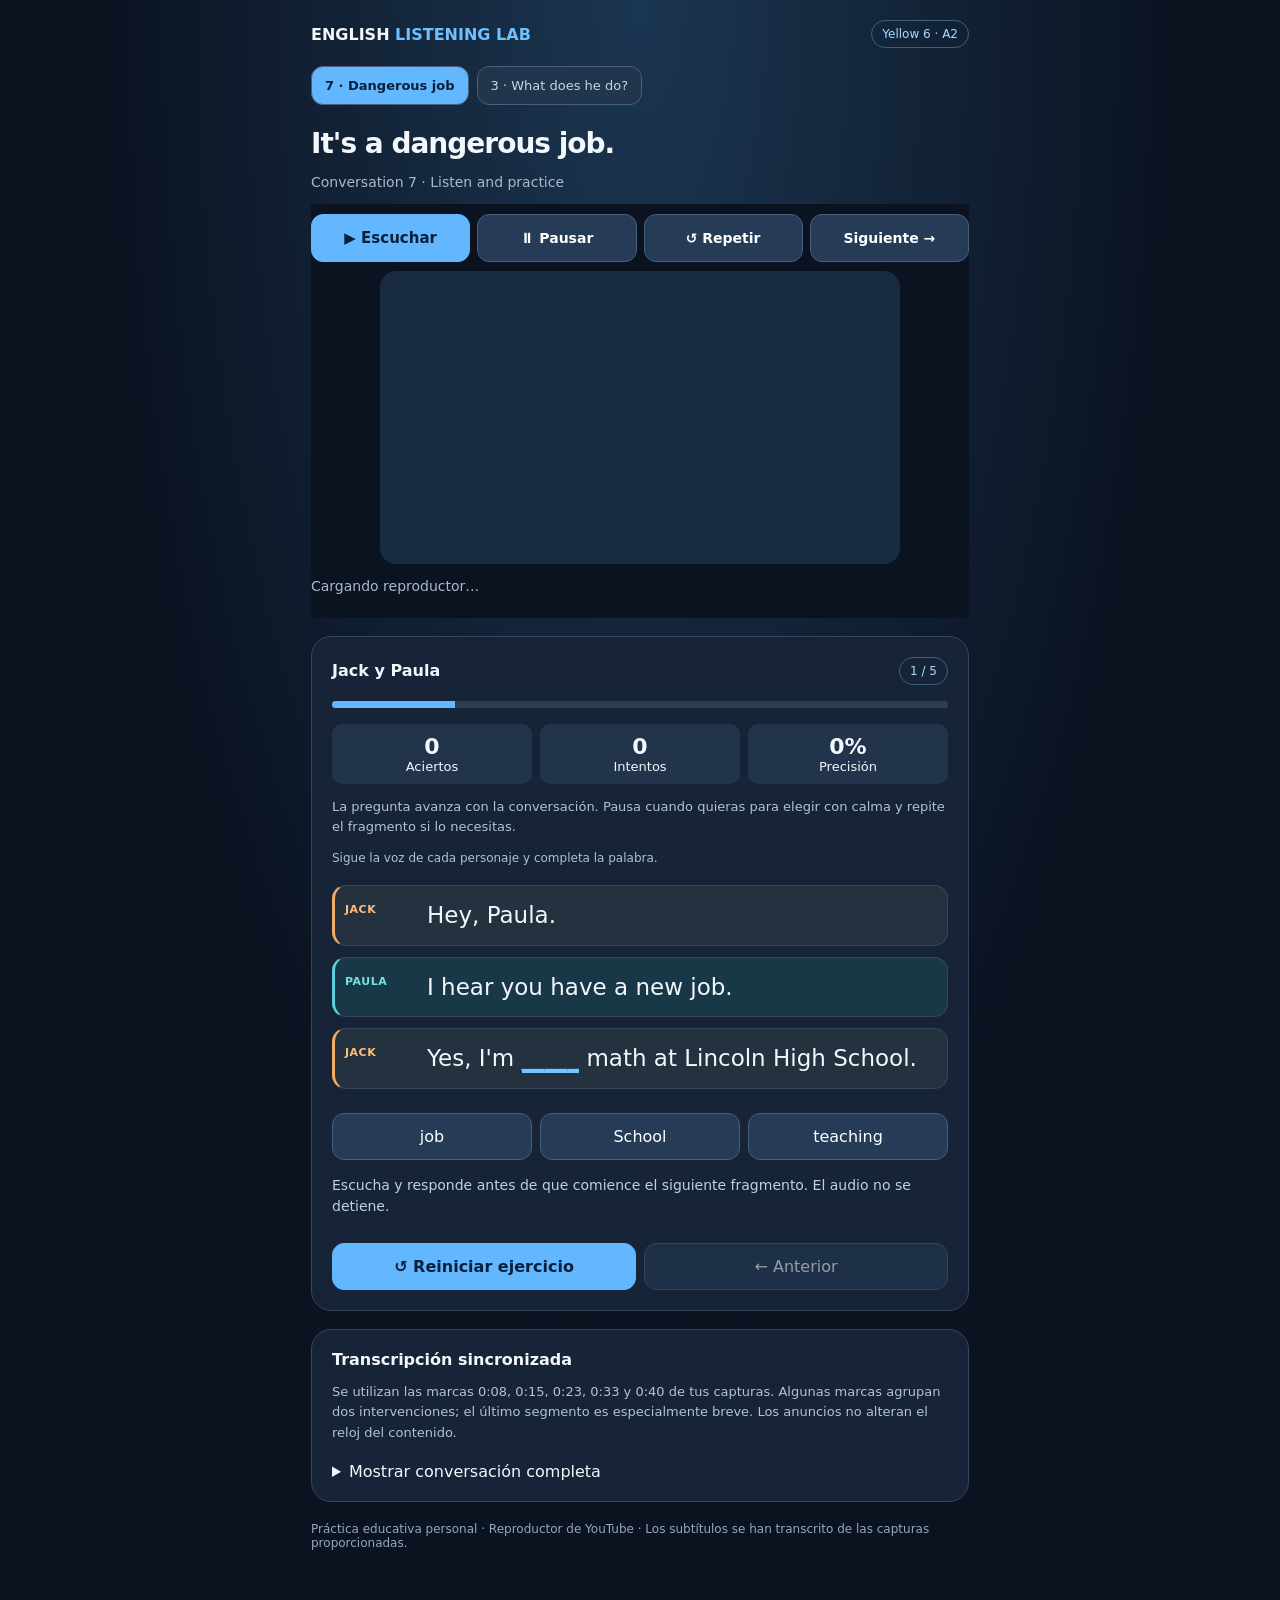
<file: conversations/dangerous-job/index.html>
<!doctype html><html lang="es"><head><meta charset="utf-8"><meta name="viewport" content="width=device-width,initial-scale=1"><title>It's a dangerous job · Listening Lab</title><style>
:root{font-family:system-ui,-apple-system,sans-serif;color:#f3f7fc;background:#0b1220}*{box-sizing:border-box}body{margin:0;background:radial-gradient(ellipse at top,#1b3651,#0b1220 60%)}main{max-width:690px;margin:auto;padding:20px 16px 70px}header{display:flex;justify-content:space-between;align-items:center}h1{font-size:28px;letter-spacing:-1px;margin:22px 0 4px}.muted{color:#a7b9cc;font-size:14px}.tag{font-size:12px;color:#a8dcff;border:1px solid #38617c;padding:6px 10px;border-radius:30px}.video{position:sticky;top:0;background:#0b1220;z-index:4;padding:10px 0}.transport{display:grid;grid-template-columns:repeat(4,minmax(0,1fr));gap:7px;margin:0 0 9px}.transport button{min-height:48px;padding:9px 5px;font-size:14px;font-weight:700}.transport .primary{font-size:15px}.frame{aspect-ratio:16/9;max-width:520px;margin:0 auto;border-radius:16px;overflow:hidden;background:#192b41}.frame>div{height:100%;width:100%}.card{background:#172337;border:1px solid #33455d;border-radius:20px;padding:20px;margin-top:18px}.row{display:flex;align-items:center;justify-content:space-between;gap:12px}.progress{background:#2c3e54;height:7px;border-radius:8px;margin:16px 0;overflow:hidden}.fill{height:100%;background:#63b7ff;transition:width .25s}.phrase{font-size:clamp(22px,5vw,30px);line-height:1.5;min-height:130px;margin:24px 0}.blank{color:#75c5ff;border-bottom:2px solid #75c5ff}.choices{display:grid;grid-template-columns:repeat(3,minmax(0,1fr));gap:8px}button{border:1px solid #46607b;border-radius:12px;background:#253b56;color:white;padding:13px 8px;font:inherit;cursor:pointer;overflow-wrap:anywhere}button:disabled{opacity:.55}.correct{background:#17684c;border-color:#5de0a6}.wrong{background:#752b3b;border-color:#e17b8d}.primary{background:#63b7ff;color:#09203b;font-weight:700;border-color:#63b7ff}.buttons{display:flex;flex-wrap:wrap;gap:8px;margin-top:14px}.buttons button{flex:1}.feedback{min-height:54px;color:#b9d3e8;margin-top:15px;font-size:14px;line-height:1.5}.stats{display:flex;gap:8px}.stats span{flex:1;text-align:center;background:#22344c;border-radius:10px;padding:10px;font-size:13px}.stats b{display:block;font-size:22px}small{color:#a8bdd1}.note{font-size:13px;color:#b1c3d6;line-height:1.6}details{margin-top:18px}summary{cursor:pointer}#transcript{line-height:1.9;white-space:pre-wrap;font-size:14px}footer{color:#94a9bd;font-size:12px;margin-top:20px}a{color:#9cd1ff}.lesson-tabs{display:flex;gap:8px;margin:18px 0 8px;overflow-x:auto}.lesson-tabs a{white-space:nowrap;padding:11px 13px;border:1px solid #48607b;border-radius:12px;text-decoration:none;color:#c3d6e9;background:#21354c;font-size:13px}.lesson-tabs a[aria-current="page"]{background:#63b7ff;color:#09203b;font-weight:750}.dialogue{display:flex;flex-direction:column;gap:11px;margin:20px 0 24px;min-height:160px}.turn{display:grid;grid-template-columns:72px minmax(0,1fr);gap:10px;align-items:start;padding:12px 10px;border-radius:14px;background:#202f46;border:1px solid #34465d}.turn[data-voice="a"]{background:#24313f;border-left:3px solid #f5ad62}.turn[data-voice="b"]{background:#193847;border-left:3px solid #5ad1dc}.who{font-size:11px;letter-spacing:.5px;font-weight:800;text-transform:uppercase;padding-top:5px;overflow-wrap:anywhere}.turn[data-voice="a"] .who{color:#ffbe76}.turn[data-voice="b"] .who{color:#75e0e6}.said{font-size:clamp(17px,4.4vw,23px);line-height:1.5;overflow-wrap:anywhere}.turn .blank{font-weight:800;white-space:nowrap}.turn.is-speaking{outline:1px solid #71bfff}.dialogue-help{color:#a9c3da;font-size:12px;margin:2px 0 12px}@media(max-width:400px){.turn{grid-template-columns:62px minmax(0,1fr);gap:7px;padding:10px 8px}.who{font-size:10px}}</style></head><body><main><header><b>ENGLISH <span style="color:#70c1ff">LISTENING LAB</span></b><span class="tag">Yellow 6 · A2</span></header><nav class="lesson-tabs" aria-label="Conversaciones"><a aria-current="page" href="../dangerous-job/">7 · Dangerous job</a><a href="../what-does-he-do/">3 · What does he do?</a></nav><h1>It's a dangerous job.</h1><p class="muted">Conversation 7 · Listen and practice</p><div class="video"><div class="transport" aria-label="Controles del audio"><button class="primary" id="playClip" type="button">▶ Escuchar</button><button id="pauseClip" type="button">⏸ Pausar</button><button id="repeatClip" type="button">↺ Repetir</button><button id="nextClip" type="button">Siguiente →</button></div><div class="frame"><div id="player"></div></div><p id="status" class="muted">Cargando reproductor…</p></div><section class="card"><div class="row"><b id="speaker">Jack y Paula</b><span class="tag" id="count">1 / 5</span></div><div class="progress"><div id="fill" class="fill"></div></div><div class="stats"><span><b id="score">0</b>Aciertos</span><span><b id="tries">0</b>Intentos</span><span><b id="accuracy">0%</b>Precisión</span></div><p class="note">La pregunta avanza con la conversación. Pausa cuando quieras para elegir con calma y repite el fragmento si lo necesitas.</p><div class="dialogue-help">Sigue la voz de cada personaje y completa la palabra.</div><div class="dialogue" id="phrase" aria-live="polite"></div><div class="choices" id="choices"></div><div id="feedback" class="feedback" aria-live="polite"></div><div class="buttons"><button class="primary" id="start">↺ Reiniciar ejercicio</button><button id="prev">← Anterior</button></div></section><section class="card"><b>Transcripción sincronizada</b><p class="note">Se utilizan las marcas 0:08, 0:15, 0:23, 0:33 y 0:40 de tus capturas. Algunas marcas agrupan dos intervenciones; el último segmento es especialmente breve. Los anuncios no alteran el reloj del contenido.</p><details><summary>Mostrar conversación completa</summary><div id="transcript"></div></details></section><footer>Práctica educativa personal · Reproductor de YouTube · Los subtítulos se han transcrito de las capturas proporcionadas.</footer></main><script>
const data=[{"start":8,"end":15,"speaker":"Jack y Paula","text":"Hey, Paula. I hear you have a new job. Yes, I'm teaching math at Lincoln High School."},{"start":15,"end":23,"speaker":"Jack y Paula","text":"How do you like it? It's difficult, but the students are terrific. How are things with you?"},{"start":23,"end":33,"speaker":"Jack y Paula","text":"Not bad. Guess what! I'm a firefighter now. Really? Wow! How do you like it? It's a"},{"start":33,"end":40,"speaker":"Jack y Paula","text":"dangerous job, but it's really interesting. I love it! OK, but please be"},{"start":40,"end":42,"speaker":"Paula","text":"careful!"}];const $=id=>document.getElementById(id);
let i=0,score=0,tries=0,ready=false,player=null,playing=false,answered=false,clock=null,atEnd=false,task=null,transition=false,run=0,positionedIndex=-1,userPaused=false;let history={};
try{const p=JSON.parse(localStorage.getItem("dangerous-job-progress")||"{}");i=Math.min(data.length-1,Math.max(0,p.i||0));score=p.score||0;tries=p.tries||0;history=p.history||{}}catch{}
function save(){try{localStorage.setItem("dangerous-job-progress",JSON.stringify({i,score,tries,history}))}catch{}}
const vocabulary=["new","job","teaching","math","Lincoln","School","hear","Paula","like","difficult","students","terrific","things","bad","Guess","firefighter","Really","Wow","dangerous","interesting","love","please","careful","now","have","you","with","what"];
function makeTask(){const d=data[i],tokens=[...d.text.matchAll(/[A-Za-z]+(?:'[A-Za-z]+)?/g)].filter(m=>m[0].length>=3);const previous=history[i]||"";const candidates=tokens.filter(m=>m[0].toLowerCase()!==previous.toLowerCase());const pool=candidates.length?candidates:tokens;const chosen=pool[Math.floor(Math.random()*pool.length)];const word=chosen[0];history[i]=word;const options=[word];const distractors=vocabulary.filter(w=>w.toLowerCase()!==word.toLowerCase());for(let j=distractors.length-1;j>0;j--){const k=Math.floor(Math.random()*(j+1));[distractors[j],distractors[k]]=[distractors[k],distractors[j]]}options.push(...distractors.slice(0,2));options.sort(()=>Math.random()-.5);return {word,index:chosen.index,options}}
const turnVoices=[["Jack","Paula"],["Jack","Paula","Paula"],["Jack","Jack","Jack","Paula","Paula","Paula","Jack"],["Jack","Jack","Jack","Paula"],["Paula"]];
function renderDialogue(d,missing){const host=$("phrase");host.replaceChildren();const pieces=d.text.split(/(?<=[.!?])\s+(?=[A-Z])/g);let cursor=0;pieces.forEach((piece,k)=>{const start=d.text.indexOf(piece,cursor);cursor=start+piece.length;const who=(turnVoices[i]||[])[k]||((k%2)?"Paula":"Jack");const row=document.createElement("div");row.className="turn";row.dataset.voice=("Jack"===who)?"a":"b";const label=document.createElement("span");label.className="who";label.textContent=who;const words=document.createElement("span");words.className="said";const end=start+piece.length;if(missing&&task.index>=start&&task.index<end){const at=task.index-start;words.append(document.createTextNode(piece.slice(0,at)));const blank=document.createElement("span");blank.className="blank";blank.textContent="_____";words.append(blank,document.createTextNode(piece.slice(at+task.word.length)))}else{words.textContent=piece}row.append(label,words);host.append(row)})}
function render(){answered=false;atEnd=false;transition=false;task=makeTask();const d=data[i];$("speaker").textContent=d.speaker;$("count").textContent=(i+1)+" / "+data.length;$("fill").style.width=((i+1)/data.length*100)+"%";renderDialogue(d,true);$("choices").replaceChildren();task.options.forEach(w=>{const btn=document.createElement("button");btn.textContent=w;btn.onclick=()=>answer(w,btn);$("choices").append(btn)});$("feedback").textContent="Escucha y responde antes de que comience el siguiente fragmento. El audio no se detiene.";$("prev").disabled=i===0;$("nextClip").disabled=i===data.length-1;stats();save()}
function stats(){$("score").textContent=score;$("tries").textContent=tries;$("accuracy").textContent=tries?Math.round(score/tries*100)+"%":"0%"}
function stop(){playing=false;run++;if(ready){try{player.pauseVideo()}catch{}}}
function play(){if(!ready){$("feedback").textContent="Espera a que cargue el video y pulsa Escuchar.";return}run++;const d=data[i];atEnd=false;transition=false;try{if(userPaused){player.playVideo();userPaused=false}else if(positionedIndex!==i){player.seekTo(d.start,true);positionedIndex=i;player.playVideo()}else{player.playVideo()}playing=true;$("status").textContent="Escuchando · fragmento "+(i+1)+" de "+data.length}catch{}}function repeatClip(){if(!ready)return;userPaused=false;positionedIndex=-1;play()}function pauseClip(){if(!ready)return;try{player.pauseVideo();playing=false;userPaused=true;$("status").textContent="Pausado · elige una respuesta o repite el fragmento"}catch{}}
function syncToTime(t){if(t<data[0].start)return;let target=data.findIndex((d,k)=>t>=d.start&&t<(k+1<data.length?data[k+1].start:d.end));if(target<0){if(t>=data[data.length-1].end){playing=false;$("status").textContent="Conversación terminada · vuelve a escuchar para practicar";return}return}if(target!==i){i=target;render()}$("status").textContent="Sincronizado · "+Math.floor(t)+"s · fragmento "+(i+1)+"/"+data.length}
function boundary(){if(!playing)return;playing=false;$("status").textContent="Conversación terminada";$("feedback").textContent="¡Terminaste! Pulsa Repetir para practicar nuevas palabras."}
function answer(w,btn){if(answered)return;tries++;if(w.toLowerCase()===task.word.toLowerCase()){score++;answered=true;btn.classList.add("correct");renderDialogue(data[i],false);document.querySelectorAll("#choices button").forEach(x=>x.disabled=true);$("feedback").textContent="¡Correcto! Sigue escuchando: el texto cambiará con el video.";}else{btn.classList.add("wrong");btn.disabled=true;$("feedback").textContent=playing?"Prueba otra opción. El audio continúa.":"Intenta otra opción o repite el fragmento."}stats();save()}
$("playClip").onclick=play;$("pauseClip").onclick=pauseClip;$("repeatClip").onclick=repeatClip;$("start").onclick=()=>{if(!confirm("¿Reiniciar desde cero y borrar la puntuación?"))return;i=0;score=0;tries=0;history={};playing=false;userPaused=false;positionedIndex=-1;render();try{localStorage.removeItem("dangerous-job-progress")}catch{};save();play()};$("prev").onclick=()=>{if(i>0){i--;render();positionedIndex=-1;userPaused=false;play()}};$("nextClip").onclick=()=>{if(i<data.length-1){i++;render();positionedIndex=-1;userPaused=false;play()}else{$("feedback").textContent="Llegaste al final de la conversación."}};$("transcript").textContent=data.map(d=>"["+Math.floor(d.start/60)+":"+String(d.start%60).padStart(2,"0")+"] "+d.text).join("\n\n");
window.onYouTubeIframeAPIReady=()=>{player=new YT.Player("player",{videoId:"RkUWkWBHnjI",playerVars:{playsinline:1,rel:0,controls:0,disablekb:1},events:{onReady:()=>{ready=true;$("status").textContent="Video listo · pulsa escuchar";clock=setInterval(()=>{if(!ready)return;try{const state=player.getPlayerState();if(state===1){playing=true;syncToTime(player.getCurrentTime())}else if(state===0){boundary()}}catch{}},100)},onError:()=>{$("status").textContent="YouTube no permite reproducir este video aquí."}}})};const s=document.createElement("script");s.src="https://www.youtube.com/iframe_api";document.head.append(s);render();</script></body></html>
</file>
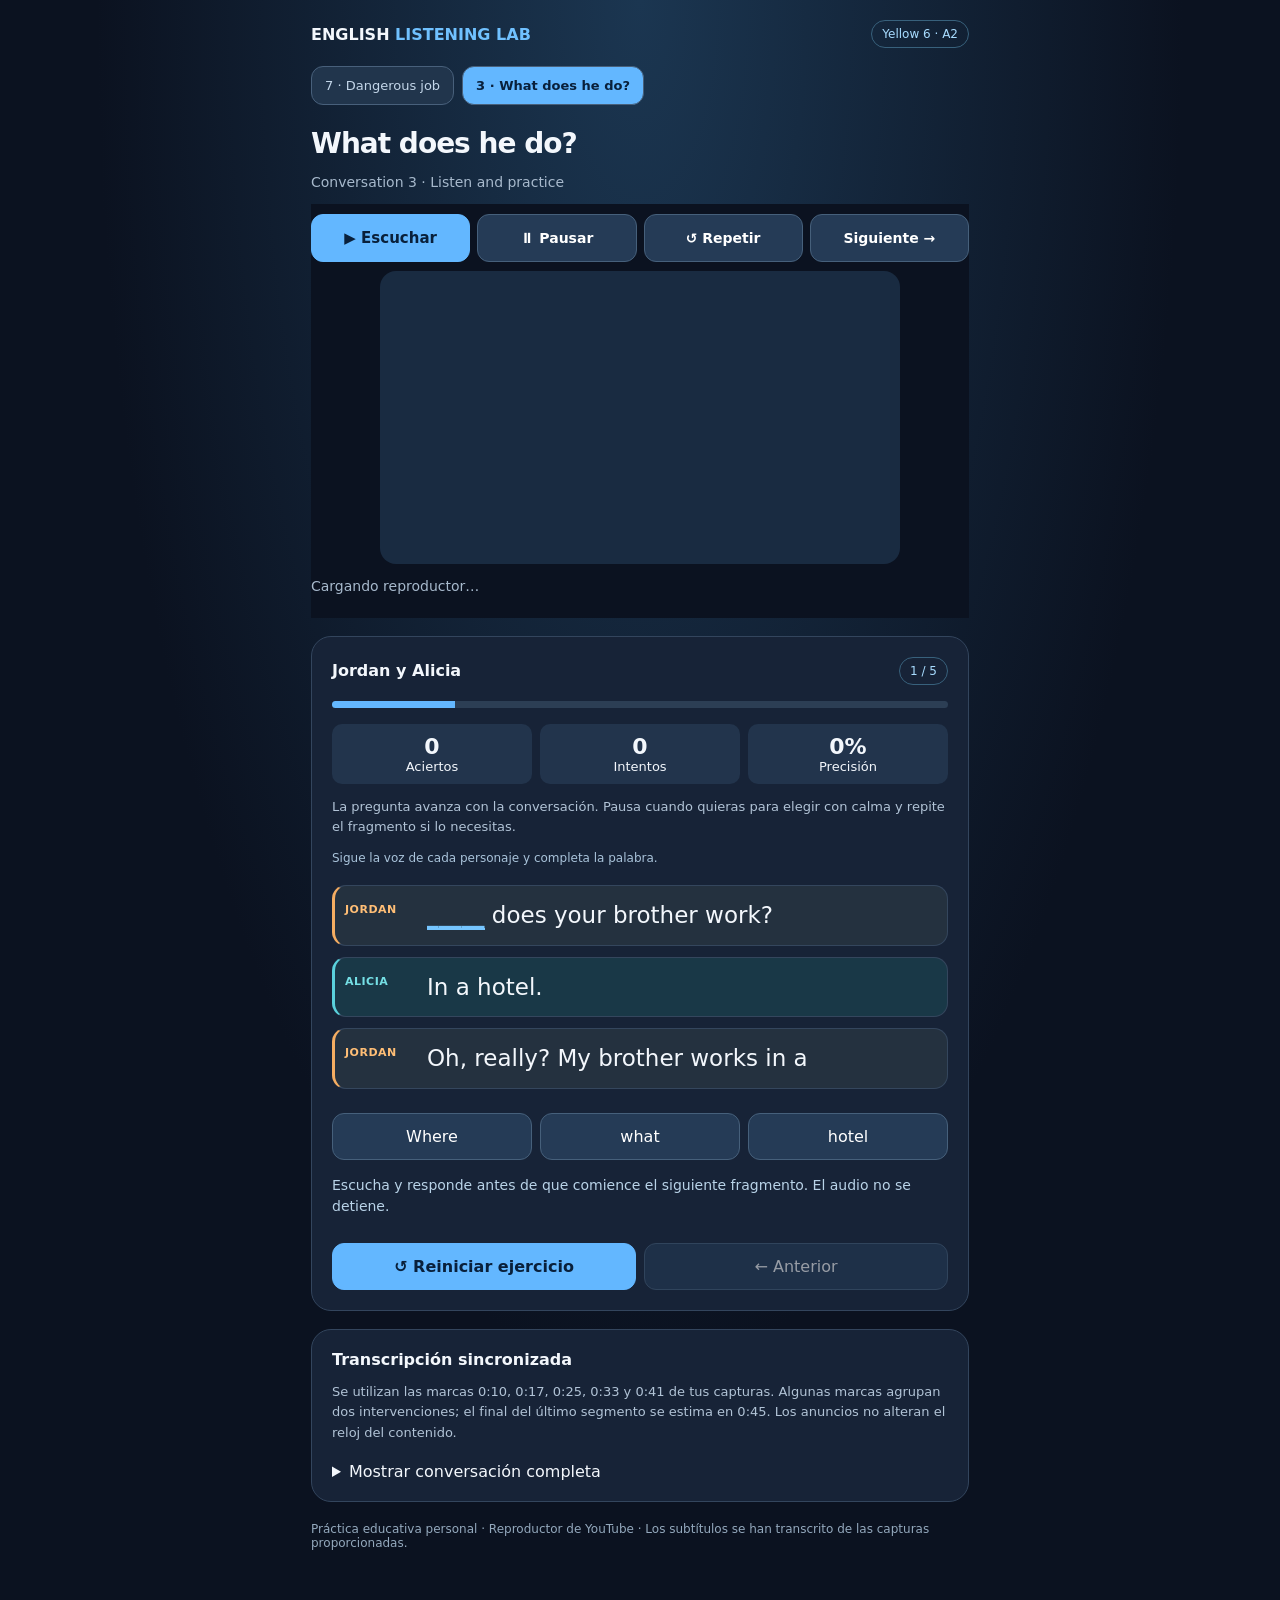
<file: conversations/what-does-he-do/index.html>
<!doctype html><html lang="es"><head><meta charset="utf-8"><meta name="viewport" content="width=device-width,initial-scale=1"><title>It's a dangerous job · Listening Lab</title><style>
:root{font-family:system-ui,-apple-system,sans-serif;color:#f3f7fc;background:#0b1220}*{box-sizing:border-box}body{margin:0;background:radial-gradient(ellipse at top,#1b3651,#0b1220 60%)}main{max-width:690px;margin:auto;padding:20px 16px 70px}header{display:flex;justify-content:space-between;align-items:center}h1{font-size:28px;letter-spacing:-1px;margin:22px 0 4px}.muted{color:#a7b9cc;font-size:14px}.tag{font-size:12px;color:#a8dcff;border:1px solid #38617c;padding:6px 10px;border-radius:30px}.video{position:sticky;top:0;background:#0b1220;z-index:4;padding:10px 0}.transport{display:grid;grid-template-columns:repeat(4,minmax(0,1fr));gap:7px;margin:0 0 9px}.transport button{min-height:48px;padding:9px 5px;font-size:14px;font-weight:700}.transport .primary{font-size:15px}.frame{aspect-ratio:16/9;max-width:520px;margin:0 auto;border-radius:16px;overflow:hidden;background:#192b41}.frame>div{height:100%;width:100%}.card{background:#172337;border:1px solid #33455d;border-radius:20px;padding:20px;margin-top:18px}.row{display:flex;align-items:center;justify-content:space-between;gap:12px}.progress{background:#2c3e54;height:7px;border-radius:8px;margin:16px 0;overflow:hidden}.fill{height:100%;background:#63b7ff;transition:width .25s}.phrase{font-size:clamp(22px,5vw,30px);line-height:1.5;min-height:130px;margin:24px 0}.blank{color:#75c5ff;border-bottom:2px solid #75c5ff}.choices{display:grid;grid-template-columns:repeat(3,minmax(0,1fr));gap:8px}button{border:1px solid #46607b;border-radius:12px;background:#253b56;color:white;padding:13px 8px;font:inherit;cursor:pointer;overflow-wrap:anywhere}button:disabled{opacity:.55}.correct{background:#17684c;border-color:#5de0a6}.wrong{background:#752b3b;border-color:#e17b8d}.primary{background:#63b7ff;color:#09203b;font-weight:700;border-color:#63b7ff}.buttons{display:flex;flex-wrap:wrap;gap:8px;margin-top:14px}.buttons button{flex:1}.feedback{min-height:54px;color:#b9d3e8;margin-top:15px;font-size:14px;line-height:1.5}.stats{display:flex;gap:8px}.stats span{flex:1;text-align:center;background:#22344c;border-radius:10px;padding:10px;font-size:13px}.stats b{display:block;font-size:22px}small{color:#a8bdd1}.note{font-size:13px;color:#b1c3d6;line-height:1.6}details{margin-top:18px}summary{cursor:pointer}#transcript{line-height:1.9;white-space:pre-wrap;font-size:14px}footer{color:#94a9bd;font-size:12px;margin-top:20px}a{color:#9cd1ff}.lesson-tabs{display:flex;gap:8px;margin:18px 0 8px;overflow-x:auto}.lesson-tabs a{white-space:nowrap;padding:11px 13px;border:1px solid #48607b;border-radius:12px;text-decoration:none;color:#c3d6e9;background:#21354c;font-size:13px}.lesson-tabs a[aria-current="page"]{background:#63b7ff;color:#09203b;font-weight:750}.dialogue{display:flex;flex-direction:column;gap:11px;margin:20px 0 24px;min-height:160px}.turn{display:grid;grid-template-columns:72px minmax(0,1fr);gap:10px;align-items:start;padding:12px 10px;border-radius:14px;background:#202f46;border:1px solid #34465d}.turn[data-voice="a"]{background:#24313f;border-left:3px solid #f5ad62}.turn[data-voice="b"]{background:#193847;border-left:3px solid #5ad1dc}.who{font-size:11px;letter-spacing:.5px;font-weight:800;text-transform:uppercase;padding-top:5px;overflow-wrap:anywhere}.turn[data-voice="a"] .who{color:#ffbe76}.turn[data-voice="b"] .who{color:#75e0e6}.said{font-size:clamp(17px,4.4vw,23px);line-height:1.5;overflow-wrap:anywhere}.turn .blank{font-weight:800;white-space:nowrap}.turn.is-speaking{outline:1px solid #71bfff}.dialogue-help{color:#a9c3da;font-size:12px;margin:2px 0 12px}@media(max-width:400px){.turn{grid-template-columns:62px minmax(0,1fr);gap:7px;padding:10px 8px}.who{font-size:10px}}</style></head><body><main><header><b>ENGLISH <span style="color:#70c1ff">LISTENING LAB</span></b><span class="tag">Yellow 6 · A2</span></header><nav class="lesson-tabs" aria-label="Conversaciones"><a href="../dangerous-job/">7 · Dangerous job</a><a aria-current="page" href="../what-does-he-do/">3 · What does he do?</a></nav><h1>What does he do?</h1><p class="muted">Conversation 3 · Listen and practice</p><div class="video"><div class="transport" aria-label="Controles del audio"><button class="primary" id="playClip" type="button">▶ Escuchar</button><button id="pauseClip" type="button">⏸ Pausar</button><button id="repeatClip" type="button">↺ Repetir</button><button id="nextClip" type="button">Siguiente →</button></div><div class="frame"><div id="player"></div></div><p id="status" class="muted">Cargando reproductor…</p></div><section class="card"><div class="row"><b id="speaker">Jack y Paula</b><span class="tag" id="count">1 / 5</span></div><div class="progress"><div id="fill" class="fill"></div></div><div class="stats"><span><b id="score">0</b>Aciertos</span><span><b id="tries">0</b>Intentos</span><span><b id="accuracy">0%</b>Precisión</span></div><p class="note">La pregunta avanza con la conversación. Pausa cuando quieras para elegir con calma y repite el fragmento si lo necesitas.</p><div class="dialogue-help">Sigue la voz de cada personaje y completa la palabra.</div><div class="dialogue" id="phrase" aria-live="polite"></div><div class="choices" id="choices"></div><div id="feedback" class="feedback" aria-live="polite"></div><div class="buttons"><button class="primary" id="start">↺ Reiniciar ejercicio</button><button id="prev">← Anterior</button></div></section><section class="card"><b>Transcripción sincronizada</b><p class="note">Se utilizan las marcas 0:10, 0:17, 0:25, 0:33 y 0:41 de tus capturas. Algunas marcas agrupan dos intervenciones; el final del último segmento se estima en 0:45. Los anuncios no alteran el reloj del contenido.</p><details><summary>Mostrar conversación completa</summary><div id="transcript"></div></details></section><footer>Práctica educativa personal · Reproductor de YouTube · Los subtítulos se han transcrito de las capturas proporcionadas.</footer></main><script>
const data=[{"start":10,"end":17,"speaker":"Jordan y Alicia","text":"Where does your brother work? In a hotel. Oh, really? My brother works in a"},{"start":17,"end":25,"speaker":"Jordan y Alicia","text":"hotel, too. He's an accountant. How does he like it? He hates it. He doesn't like the"},{"start":25,"end":33,"speaker":"Jordan y Alicia","text":"manager. That's too bad. What hotel does he work for? The Plaza. That's"},{"start":33,"end":41,"speaker":"Alicia y Jordan","text":"funny. My brother works there, too. Oh, that's interesting. What does he do?"},{"start":41,"end":45,"speaker":"Alicia","text":"Actually, he's the manager!"}];const $=id=>document.getElementById(id);
let i=0,score=0,tries=0,ready=false,player=null,playing=false,answered=false,clock=null,atEnd=false,task=null,transition=false,run=0,positionedIndex=-1,userPaused=false;let history={};
try{const p=JSON.parse(localStorage.getItem("what-does-he-do-progress")||"{}");i=Math.min(data.length-1,Math.max(0,p.i||0));score=p.score||0;tries=p.tries||0;history=p.history||{}}catch{}
function save(){try{localStorage.setItem("what-does-he-do-progress",JSON.stringify({i,score,tries,history}))}catch{}}
const vocabulary=["brother","work","hotel","really","works","accountant","like","hates","manager","Plaza","funny","interesting","Actually","there","does","what","where","too","he","she","office","teacher","student","company","job","your","my","bad","good"];
function makeTask(){const d=data[i],tokens=[...d.text.matchAll(/[A-Za-z]+(?:'[A-Za-z]+)?/g)].filter(m=>m[0].length>=3);const previous=history[i]||"";const candidates=tokens.filter(m=>m[0].toLowerCase()!==previous.toLowerCase());const pool=candidates.length?candidates:tokens;const chosen=pool[Math.floor(Math.random()*pool.length)];const word=chosen[0];history[i]=word;const options=[word];const distractors=vocabulary.filter(w=>w.toLowerCase()!==word.toLowerCase());for(let j=distractors.length-1;j>0;j--){const k=Math.floor(Math.random()*(j+1));[distractors[j],distractors[k]]=[distractors[k],distractors[j]]}options.push(...distractors.slice(0,2));options.sort(()=>Math.random()-.5);return {word,index:chosen.index,options}}
const dialogueTurns=[[["Jordan","Where does your brother work?"],["Alicia","In a hotel."],["Jordan","Oh, really? My brother works in a"]],[["Jordan","hotel, too. He's an accountant."],["Alicia","How does he like it?"],["Jordan","He hates it. He doesn't like the"]],[["Jordan","manager."],["Alicia","That's too bad. What hotel does he work for?"],["Jordan","The Plaza."],["Alicia","That's"]],[["Alicia","funny. My brother works there, too."],["Jordan","Oh, that's interesting. What does he do?"]],[["Alicia","Actually, he's the manager!"]]];
function renderDialogue(d,missing){const host=$("phrase");host.replaceChildren();let offset=0;for(const [who,piece] of dialogueTurns[i]){const start=d.text.indexOf(piece,offset);if(start<0)continue;offset=start+piece.length;const row=document.createElement("div");row.className="turn";row.dataset.voice=who==="Jordan"?"a":"b";const label=document.createElement("span");label.className="who";label.textContent=who;const words=document.createElement("span");words.className="said";if(missing&&task.index>=start&&task.index<offset){const at=task.index-start;words.append(document.createTextNode(piece.slice(0,at)));const blank=document.createElement("span");blank.className="blank";blank.textContent="_____";words.append(blank,document.createTextNode(piece.slice(at+task.word.length)))}else words.textContent=piece;row.append(label,words);host.append(row)}}
function render(){answered=false;atEnd=false;transition=false;task=makeTask();const d=data[i];$("speaker").textContent=d.speaker;$("count").textContent=(i+1)+" / "+data.length;$("fill").style.width=((i+1)/data.length*100)+"%";renderDialogue(d,true);$("choices").replaceChildren();task.options.forEach(w=>{const btn=document.createElement("button");btn.textContent=w;btn.onclick=()=>answer(w,btn);$("choices").append(btn)});$("feedback").textContent="Escucha y responde antes de que comience el siguiente fragmento. El audio no se detiene.";$("prev").disabled=i===0;$("nextClip").disabled=i===data.length-1;stats();save()}
function stats(){$("score").textContent=score;$("tries").textContent=tries;$("accuracy").textContent=tries?Math.round(score/tries*100)+"%":"0%"}
function stop(){playing=false;run++;if(ready){try{player.pauseVideo()}catch{}}}
function play(){if(!ready){$("feedback").textContent="Espera a que cargue el video y pulsa Escuchar.";return}run++;const d=data[i];atEnd=false;transition=false;try{if(userPaused){player.playVideo();userPaused=false}else if(positionedIndex!==i){player.seekTo(d.start,true);positionedIndex=i;player.playVideo()}else{player.playVideo()}playing=true;$("status").textContent="Escuchando · fragmento "+(i+1)+" de "+data.length}catch{}}function repeatClip(){if(!ready)return;userPaused=false;positionedIndex=-1;play()}function pauseClip(){if(!ready)return;try{player.pauseVideo();playing=false;userPaused=true;$("status").textContent="Pausado · elige una respuesta o repite el fragmento"}catch{}}
function syncToTime(t){if(t<data[0].start)return;let target=data.findIndex((d,k)=>t>=d.start&&t<(k+1<data.length?data[k+1].start:d.end));if(target<0){if(t>=data[data.length-1].end){playing=false;$("status").textContent="Conversación terminada · vuelve a escuchar para practicar";return}return}if(target!==i){i=target;render()}$("status").textContent="Sincronizado · "+Math.floor(t)+"s · fragmento "+(i+1)+"/"+data.length}
function boundary(){if(!playing)return;playing=false;$("status").textContent="Conversación terminada";$("feedback").textContent="¡Terminaste! Pulsa Repetir para practicar nuevas palabras."}
function answer(w,btn){if(answered)return;tries++;if(w.toLowerCase()===task.word.toLowerCase()){score++;answered=true;btn.classList.add("correct");renderDialogue(data[i],false);document.querySelectorAll("#choices button").forEach(x=>x.disabled=true);$("feedback").textContent="¡Correcto! Sigue escuchando: el texto cambiará con el video.";}else{btn.classList.add("wrong");btn.disabled=true;$("feedback").textContent=playing?"Prueba otra opción. El audio continúa.":"Intenta otra opción o repite el fragmento."}stats();save()}
$("playClip").onclick=play;$("pauseClip").onclick=pauseClip;$("repeatClip").onclick=repeatClip;$("start").onclick=()=>{if(!confirm("¿Reiniciar desde cero y borrar la puntuación?"))return;i=0;score=0;tries=0;history={};playing=false;userPaused=false;positionedIndex=-1;render();try{localStorage.removeItem("what-does-he-do-progress")}catch{};save();play()};$("prev").onclick=()=>{if(i>0){i--;render();positionedIndex=-1;userPaused=false;play()}};$("nextClip").onclick=()=>{if(i<data.length-1){i++;render();positionedIndex=-1;userPaused=false;play()}else{$("feedback").textContent="Llegaste al final de la conversación."}};$("transcript").textContent=data.map(d=>"["+Math.floor(d.start/60)+":"+String(d.start%60).padStart(2,"0")+"] "+d.text).join("\n\n");
window.onYouTubeIframeAPIReady=()=>{player=new YT.Player("player",{videoId:"ilpbFDaINSE",playerVars:{playsinline:1,rel:0,controls:0,disablekb:1},events:{onReady:()=>{ready=true;$("status").textContent="Video listo · pulsa escuchar";clock=setInterval(()=>{if(!ready)return;try{const state=player.getPlayerState();if(state===1){playing=true;syncToTime(player.getCurrentTime())}else if(state===0){boundary()}}catch{}},100)},onError:()=>{$("status").textContent="YouTube no permite reproducir este video aquí."}}})};const s=document.createElement("script");s.src="https://www.youtube.com/iframe_api";document.head.append(s);render();</script></body></html>
</file>
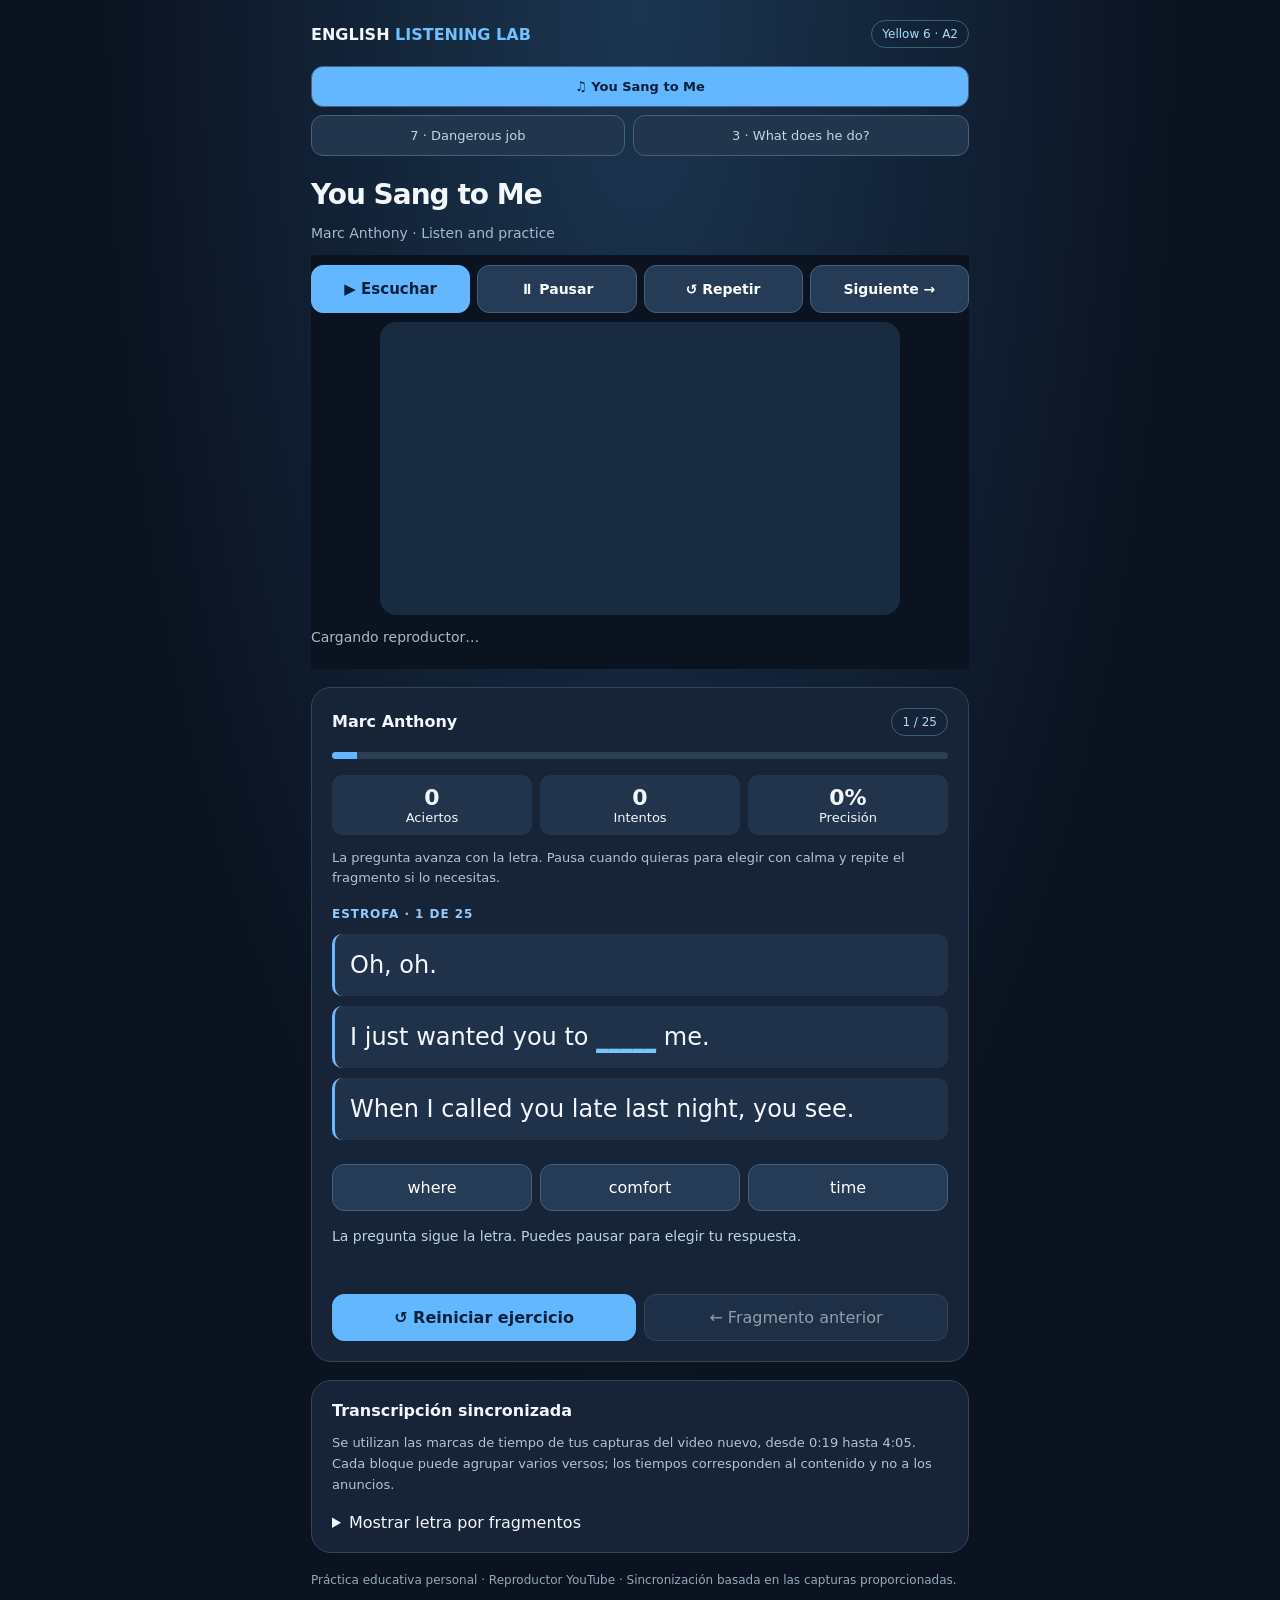
<file: songs/you-sang-to-me-synced/index.html>
<!doctype html><html lang="es"><head><meta charset="utf-8"><meta name="viewport" content="width=device-width,initial-scale=1"><title>English Listening Lab · Canción y conversaciones</title><style>
:root{font-family:system-ui,-apple-system,sans-serif;color:#f3f7fc;background:#0b1220}*{box-sizing:border-box}body{margin:0;background:radial-gradient(ellipse at top,#1b3651,#0b1220 60%)}main{max-width:690px;margin:auto;padding:20px 16px 70px}header{display:flex;justify-content:space-between;align-items:center}h1{font-size:28px;letter-spacing:-1px;margin:22px 0 4px}.muted{color:#a7b9cc;font-size:14px}.tag{font-size:12px;color:#a8dcff;border:1px solid #38617c;padding:6px 10px;border-radius:30px}.video{position:sticky;top:0;background:#0b1220;z-index:4;padding:10px 0}.transport{display:grid;grid-template-columns:repeat(4,minmax(0,1fr));gap:7px;margin:0 0 9px}.transport button{min-height:48px;padding:9px 5px;font-size:14px;font-weight:700}.transport .primary{font-size:15px}.frame{aspect-ratio:16/9;max-width:520px;margin:0 auto;border-radius:16px;overflow:hidden;background:#192b41}.frame>div{height:100%;width:100%}.card{background:#172337;border:1px solid #33455d;border-radius:20px;padding:20px;margin-top:18px}.row{display:flex;align-items:center;justify-content:space-between;gap:12px}.progress{background:#2c3e54;height:7px;border-radius:8px;margin:16px 0;overflow:hidden}.fill{height:100%;background:#63b7ff;transition:width .25s}.phrase{font-size:clamp(22px,5vw,30px);line-height:1.5;min-height:130px;margin:24px 0}.blank{color:#75c5ff;border-bottom:2px solid #75c5ff}.choices{display:grid;grid-template-columns:repeat(3,minmax(0,1fr));gap:8px}button{border:1px solid #46607b;border-radius:12px;background:#253b56;color:white;padding:13px 8px;font:inherit;cursor:pointer;overflow-wrap:anywhere}button:disabled{opacity:.55}.correct{background:#17684c;border-color:#5de0a6}.wrong{background:#752b3b;border-color:#e17b8d}.primary{background:#63b7ff;color:#09203b;font-weight:700;border-color:#63b7ff}.buttons{display:flex;flex-wrap:wrap;gap:8px;margin-top:14px}.buttons button{flex:1}.feedback{min-height:54px;color:#b9d3e8;margin-top:15px;font-size:14px;line-height:1.5}.stats{display:flex;gap:8px}.stats span{flex:1;text-align:center;background:#22344c;border-radius:10px;padding:10px;font-size:13px}.stats b{display:block;font-size:22px}small{color:#a8bdd1}.note{font-size:13px;color:#b1c3d6;line-height:1.6}details{margin-top:18px}summary{cursor:pointer}#transcript{line-height:1.9;white-space:pre-wrap;font-size:14px}footer{color:#94a9bd;font-size:12px;margin-top:20px}a{color:#9cd1ff}.lesson-tabs{display:flex;gap:8px;margin:18px 0 8px;overflow-x:auto}.lesson-tabs a{white-space:nowrap;padding:11px 13px;border:1px solid #48607b;border-radius:12px;text-decoration:none;color:#c3d6e9;background:#21354c;font-size:13px}.lesson-tabs a[aria-current="page"]{background:#63b7ff;color:#09203b;font-weight:750}.module-panel{display:none}.module-panel.active{display:block}.module-iframe{width:100%;height:78vh;min-height:650px;border:0;border-radius:16px;background:#0b1220}.lesson-tabs a{cursor:pointer}.lesson-tabs a[aria-selected="true"]{background:#63b7ff;color:#09203b;font-weight:750}.lesson-tabs{flex-wrap:wrap;overflow:visible;gap:8px}.lesson-tabs a{flex:1 1 auto;text-align:center;white-space:normal;font-size:13px;padding:12px 10px}.lesson-tabs a[data-tab="song"]{flex-basis:100%}@media(max-width:420px){.lesson-tabs a:not([data-tab="song"]){flex-basis:calc(50% - 5px);font-size:12px}}.stanza{display:flex;flex-direction:column;gap:10px;margin:18px 0 24px;min-height:145px}.verse{border-left:3px solid #69baff;background:#203249;border-radius:10px;padding:13px 15px;font-size:clamp(18px,4.5vw,24px);line-height:1.5;overflow-wrap:anywhere}.verse .blank{font-weight:800;white-space:nowrap}.stanza-label{color:#94caff;font-size:12px;font-weight:700;letter-spacing:.08em;text-transform:uppercase;margin-bottom:3px}</style></head><body><main><header><b>ENGLISH <span style="color:#70c1ff">LISTENING LAB</span></b><span class="tag">Yellow 6 · A2</span></header><nav class="lesson-tabs" aria-label="Actividades"><a aria-current="page" aria-selected="true" data-tab="song" href="../../songs/you-sang-to-me-synced/">♫ You Sang to Me</a><a href="../../conversations/dangerous-job/" data-tab="dangerous">7 · Dangerous job</a><a href="../../conversations/what-does-he-do/" data-tab="what">3 · What does he do?</a></nav><div id="conversation-panel" class="module-panel"><iframe id="conversation-frame" class="module-iframe" title="Práctica de conversación" allow="autoplay; encrypted-media; picture-in-picture" loading="lazy"></iframe></div><div id="song-panel" class="module-panel active"><h1>You Sang to Me</h1><p class="muted">Marc Anthony · Listen and practice</p><div class="video"><div class="transport" aria-label="Controles del fragmento"><button class="primary" id="playClip" type="button">▶ Escuchar</button><button id="pauseClip" type="button">⏸ Pausar</button><button id="repeatClip" type="button">↺ Repetir</button><button id="nextClip" type="button">Siguiente →</button></div><div class="frame"><div id="player"></div></div><p id="status" class="muted">Cargando reproductor…</p></div><section class="card"><div class="row"><b id="speaker">Marc Anthony</b><span class="tag" id="count">1 / 5</span></div><div class="progress"><div id="fill" class="fill"></div></div><div class="stats"><span><b id="score">0</b>Aciertos</span><span><b id="tries">0</b>Intentos</span><span><b id="accuracy">0%</b>Precisión</span></div><p class="note">La pregunta avanza con la letra. Pausa cuando quieras para elegir con calma y repite el fragmento si lo necesitas.</p><div class="stanza" id="phrase"></div><div class="choices" id="choices"></div><div id="feedback" class="feedback" aria-live="polite"></div><div class="buttons"><button class="primary" id="start">↺ Reiniciar ejercicio</button><button id="prev">← Fragmento anterior</button></div></section><section class="card"><b>Transcripción sincronizada</b><p class="note">Se utilizan las marcas de tiempo de tus capturas del video nuevo, desde 0:19 hasta 4:05. Cada bloque puede agrupar varios versos; los tiempos corresponden al contenido y no a los anuncios.</p><details><summary>Mostrar letra por fragmentos</summary><div id="transcript"></div></details></section><footer>Práctica educativa personal · Reproductor YouTube · Sincronización basada en las capturas proporcionadas.</footer></div></main><script>
const tabs=[...document.querySelectorAll(".lesson-tabs [data-tab]")];const songPanel=document.getElementById("song-panel"),conversationPanel=document.getElementById("conversation-panel"),conversationFrame=document.getElementById("conversation-frame");tabs.forEach(tab=>tab.addEventListener("click",e=>{e.preventDefault();const isSong=tab.dataset.tab==="song";tabs.forEach(t=>{t.removeAttribute("aria-current");t.setAttribute("aria-selected",String(t===tab))});tab.setAttribute("aria-current","page");songPanel.classList.toggle("active",isSong);conversationPanel.classList.toggle("active",!isSong);if(!isSong){const target=tab.getAttribute("href");if(conversationFrame.getAttribute("src")!==target)conversationFrame.setAttribute("src",target);try{if(window.player&&typeof player.pauseVideo==="function")player.pauseVideo()}catch{}}else{conversationFrame.removeAttribute("src")}}));
const data=[{"start":19,"end":28,"speaker":"Marc Anthony","text":"Oh, oh. I just wanted you to comfort me. When I called you late last night, you see."},{"start":28,"end":37,"speaker":"Marc Anthony","text":"I was falling into love. Yes, I was crashing into love. Of all the words you sang to me."},{"start":37,"end":46,"speaker":"Marc Anthony","text":"About life, the truth and being free. Yeah, you sang to me. Oh, how you sang to me."},{"start":46,"end":53,"speaker":"Marc Anthony","text":"Girl, I live for how you make me feel. So I question all this being real. 'Cause I'm not afraid to love."},{"start":53,"end":63,"speaker":"Marc Anthony","text":"For the first time, I'm not afraid of love. Oh, this day seems made for you and me. And you showed me what life needs to be."},{"start":63,"end":69,"speaker":"Marc Anthony","text":"Yeah, you sang to me. Oh, you sang to me."},{"start":69,"end":80,"speaker":"Marc Anthony","text":"All the while you were in front of me, I never realized. I just can't believe I didn't see it in your eyes."},{"start":80,"end":89,"speaker":"Marc Anthony","text":"I didn't see it. I can't believe it. Oh, but I feel it."},{"start":89,"end":98,"speaker":"Marc Anthony","text":"When you sing to me. How I long to hear you sing beneath the clear blue skies."},{"start":98,"end":106,"speaker":"Marc Anthony","text":"And I promise you this time I'll see it in your eyes. I didn't see it."},{"start":106,"end":115,"speaker":"Marc Anthony","text":"I can't believe it. Oh, but I feel it. When you sing to me."},{"start":115,"end":123,"speaker":"Marc Anthony","text":"Just to think you live inside of me. I had no idea how this could be. Now I'm crazy for your love."},{"start":123,"end":129,"speaker":"Marc Anthony","text":"Can't believe I'm crazy for your love. The words you said just sang to me."},{"start":129,"end":138,"speaker":"Marc Anthony","text":"And you showed me where I want to be. You sang to me. Oh, you sang to me."},{"start":138,"end":149,"speaker":"Marc Anthony","text":"All the while you were in front of me, I never realized. I just can't believe I didn't see it in your eyes."},{"start":149,"end":158,"speaker":"Marc Anthony","text":"I didn't see it. I can't believe it. Oh, but I feel it."},{"start":158,"end":167,"speaker":"Marc Anthony","text":"When you sing to me. How I long to hear you sing beneath the clear blue skies."},{"start":167,"end":175,"speaker":"Marc Anthony","text":"And I promise you this time I'll see it in your eyes. I didn't see it."},{"start":175,"end":197,"speaker":"Marc Anthony","text":"I can't believe it. Oh, but I feel it. When you sing to me."},{"start":197,"end":208,"speaker":"Marc Anthony","text":"Instrumental and vocalizing."},{"start":208,"end":218,"speaker":"Marc Anthony","text":"All the while you were in front of me, I never realized. I just can't believe I didn't see it in your eyes."},{"start":218,"end":227,"speaker":"Marc Anthony","text":"I didn't see it. I can't believe it. Oh, but I feel it."},{"start":227,"end":236,"speaker":"Marc Anthony","text":"When you sing to me. How I long to hear you sing beneath the clear blue skies."},{"start":236,"end":245,"speaker":"Marc Anthony","text":"And I promise you this time I'll see it in your eyes. I didn't see it."},{"start":245,"end":254,"speaker":"Marc Anthony","text":"I can't believe it. Oh, but I feel it."}];const $=id=>document.getElementById(id);
let i=0,score=0,tries=0,ready=false,player=null,playing=false,answered=false,clock=null,atEnd=false,task=null,transition=false,run=0,positionedIndex=-1,userPaused=false;let history={};
try{const p=JSON.parse(localStorage.getItem("you-sang-synced-progress")||"{}");i=Math.min(data.length-1,Math.max(0,p.i||0));score=p.score||0;tries=p.tries||0;history=p.history||{}}catch{}
function save(){try{localStorage.setItem("you-sang-synced-progress",JSON.stringify({i,score,tries,history}))}catch{}}
const vocabulary=["wanted","comfort","called","night","falling","crashing","love","words","truth","free","life","feel","real","afraid","made","showed","never","realized","believe","eyes","hear","sing","clear","skies","promise","crazy","inside","where","front","time","beneath","long","just","first","you","me","see","said"];
function makeTask(){const d=data[i],tokens=[...d.text.matchAll(/[A-Za-z]+(?:'[A-Za-z]+)?/g)].filter(m=>m[0].length>=3);const previous=history[i]||"";const candidates=tokens.filter(m=>m[0].toLowerCase()!==previous.toLowerCase());const pool=candidates.length?candidates:tokens;const chosen=pool[Math.floor(Math.random()*pool.length)];const word=chosen[0];history[i]=word;const options=[word];const distractors=vocabulary.filter(w=>w.toLowerCase()!==word.toLowerCase());for(let j=distractors.length-1;j>0;j--){const k=Math.floor(Math.random()*(j+1));[distractors[j],distractors[k]]=[distractors[k],distractors[j]]}options.push(...distractors.slice(0,2));options.sort(()=>Math.random()-.5);return {word,index:chosen.index,options}}
function renderStanza(d,missing){const host=$("phrase");host.replaceChildren();const label=document.createElement("div");label.className="stanza-label";label.textContent="Estrofa · "+(i+1)+" de "+data.length;host.append(label);const pieces=d.text.split(/(?<=[.!?])\s+(?=[A-Z])/g);let offset=0;for(const piece of pieces){const start=d.text.indexOf(piece,offset);if(start<0)continue;offset=start+piece.length;const row=document.createElement("div");row.className="verse";if(missing&&task.index>=start&&task.index<offset){const at=task.index-start;row.append(document.createTextNode(piece.slice(0,at)));const blank=document.createElement("span");blank.className="blank";blank.textContent="_____";row.append(blank,document.createTextNode(piece.slice(at+task.word.length)))}else row.textContent=piece;host.append(row)}}
function render(){answered=false;atEnd=false;transition=false;task=makeTask();const d=data[i];$("speaker").textContent=d.speaker;$("count").textContent=(i+1)+" / "+data.length;$("fill").style.width=((i+1)/data.length*100)+"%";renderStanza(d,true);$("choices").replaceChildren();task.options.forEach(w=>{const btn=document.createElement("button");btn.textContent=w;btn.onclick=()=>answer(w,btn);$("choices").append(btn)});$("feedback").textContent="La pregunta sigue la letra. Puedes pausar para elegir tu respuesta.";$("prev").disabled=i===0;$("nextClip").disabled=i===data.length-1;stats();save()}
function stats(){$("score").textContent=score;$("tries").textContent=tries;$("accuracy").textContent=tries?Math.round(score/tries*100)+"%":"0%"}
function stop(){playing=false;run++;if(ready){try{player.pauseVideo()}catch{}}}
function play(){if(!ready){$("feedback").textContent="Espera a que cargue el video y pulsa Escuchar.";return}run++;const d=data[i];atEnd=false;transition=false;try{if(userPaused){player.playVideo();userPaused=false}else if(positionedIndex!==i){player.seekTo(d.start,true);positionedIndex=i;player.playVideo()}else{player.playVideo()}playing=true;$("status").textContent="Escuchando · fragmento "+(i+1)+" de "+data.length}catch{}}function repeatClip(){if(!ready)return;userPaused=false;positionedIndex=-1;play()}function pauseClip(){if(!ready)return;try{player.pauseVideo();playing=false;userPaused=true;$("status").textContent="Pausado · elige una palabra o repite el fragmento"}catch{}}
function syncToTime(t){if(t<data[0].start)return;let target=data.findIndex((d,k)=>t>=d.start&&t<(k+1<data.length?data[k+1].start:d.end));if(target<0){if(t>=data[data.length-1].end){playing=false;$("status").textContent="Conversación terminada · vuelve a escuchar para practicar";return}return}if(target!==i){i=target;render()}$("status").textContent="Sincronizado · "+Math.floor(t)+"s · fragmento "+(i+1)+"/"+data.length}
function boundary(){if(!playing)return;playing=false;$("status").textContent="Conversación terminada";$("feedback").textContent="¡Terminaste! Pulsa Repetir para practicar nuevas palabras."}
function answer(w,btn){if(answered)return;tries++;if(w.toLowerCase()===task.word.toLowerCase()){score++;answered=true;btn.classList.add("correct");renderStanza(data[i],false);document.querySelectorAll("#choices button").forEach(x=>x.disabled=true);$("feedback").textContent="¡Correcto! Sigue escuchando: el texto cambiará con el video.";}else{btn.classList.add("wrong");btn.disabled=true;$("feedback").textContent=playing?"Prueba otra opción. El audio continúa.":"Intenta otra opción o repite el fragmento."}stats();save()}
$("playClip").onclick=play;$("pauseClip").onclick=pauseClip;$("repeatClip").onclick=repeatClip;$("start").onclick=()=>{if(!confirm("¿Reiniciar desde cero y borrar la puntuación?"))return;i=0;score=0;tries=0;history={};playing=false;userPaused=false;positionedIndex=-1;render();try{localStorage.removeItem("you-sang-synced-progress")}catch{};save();play()};$("prev").onclick=()=>{if(i>0){i--;render();play()}};$("nextClip").onclick=()=>{if(i<data.length-1){i++;render();play()}else{$("feedback").textContent="Llegaste al final del ejercicio."}};$("transcript").textContent=data.map(d=>"["+Math.floor(d.start/60)+":"+String(d.start%60).padStart(2,"0")+"] "+d.text).join("\n\n");
window.onYouTubeIframeAPIReady=()=>{player=new YT.Player("player",{videoId:"MY4YJxn-9Og",playerVars:{playsinline:1,rel:0,controls:0,disablekb:1},events:{onReady:()=>{ready=true;$("status").textContent="Video listo · pulsa escuchar";clock=setInterval(()=>{if(!ready)return;try{const state=player.getPlayerState();if(state===1){playing=true;syncToTime(player.getCurrentTime())}else if(state===0){boundary()}}catch{}},100)},onError:()=>{$("status").textContent="YouTube no permite reproducir este video aquí."}}})};const s=document.createElement("script");s.src="https://www.youtube.com/iframe_api";document.head.append(s);render();</script></body></html>
</file>
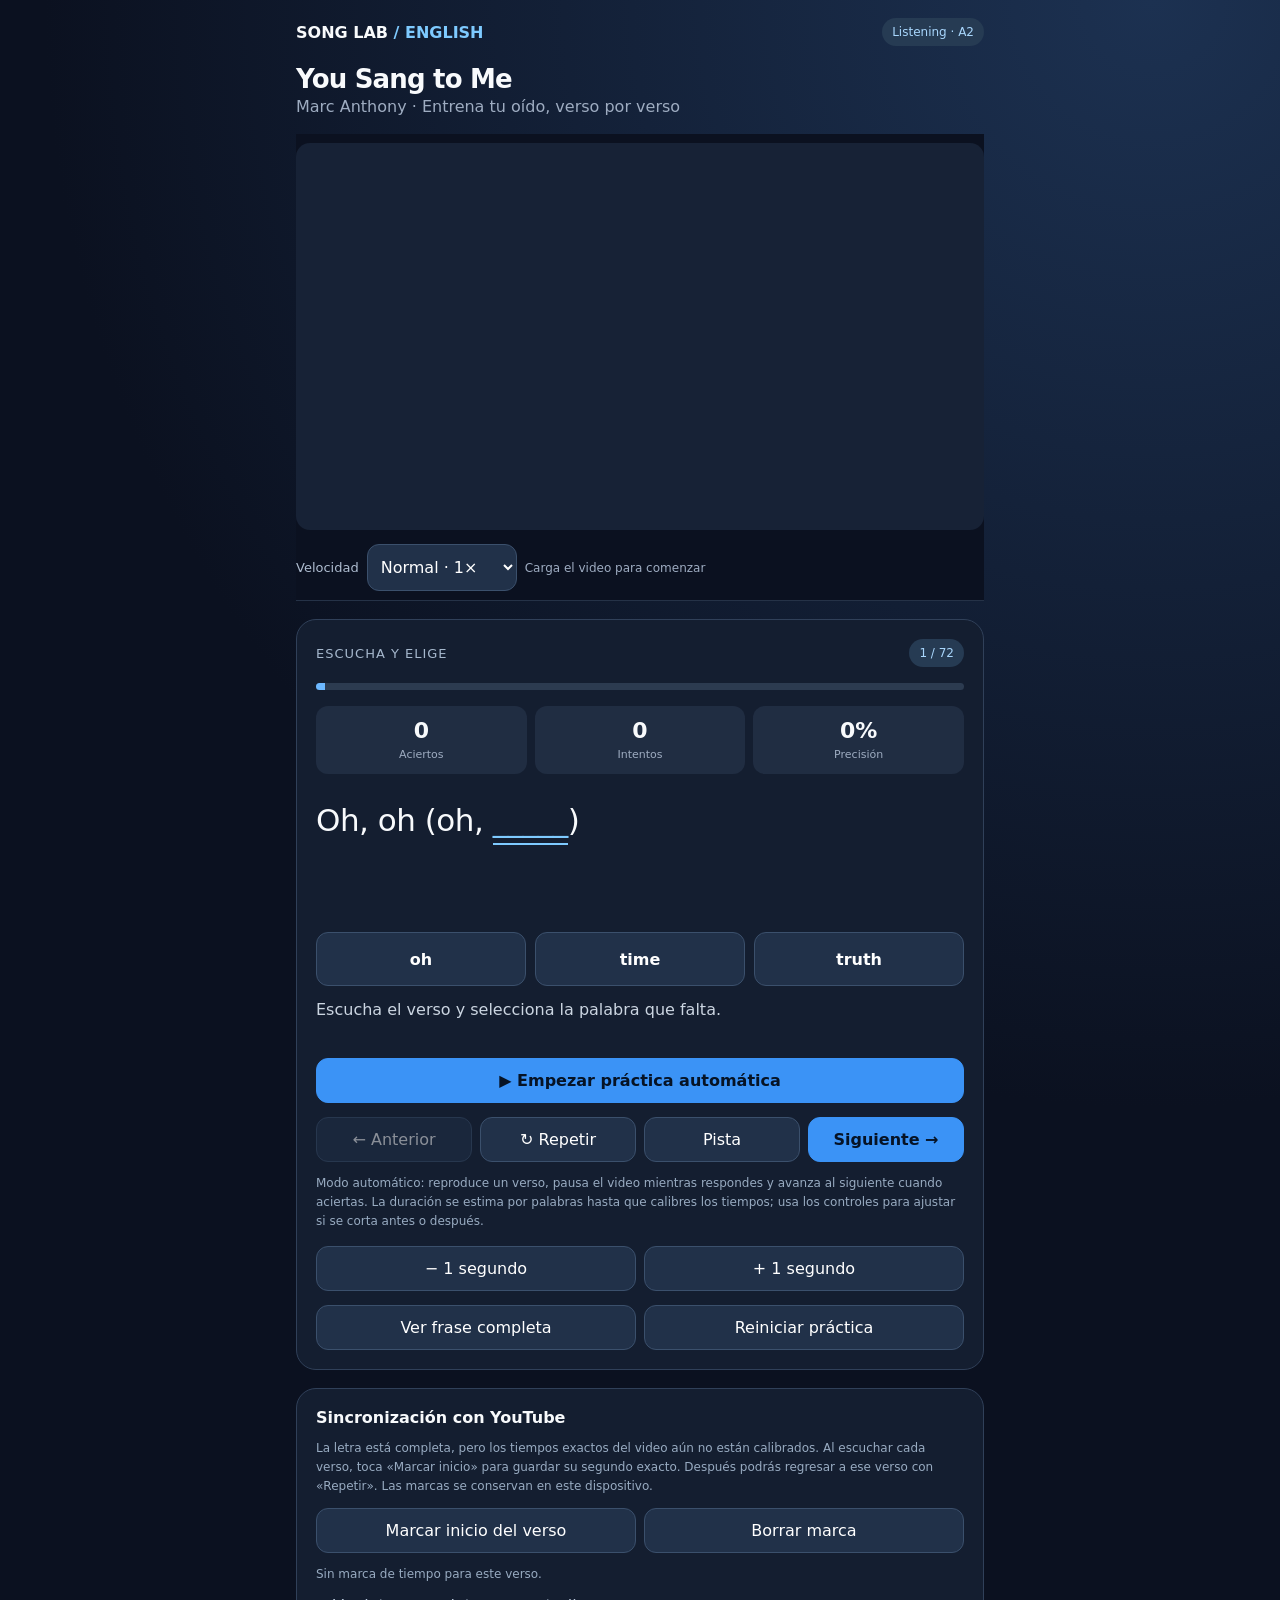
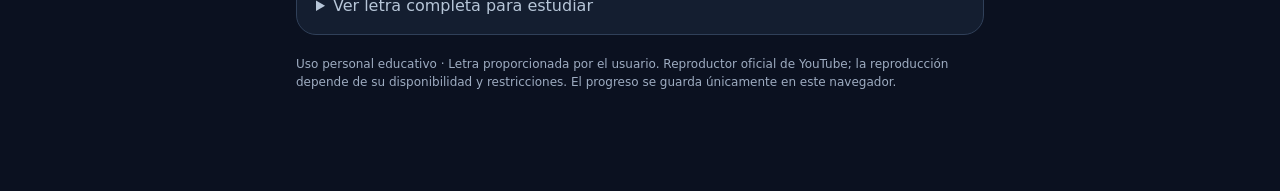
<file: songs/you-sang-to-me/index.html>
<!doctype html><html lang="es"><head><meta charset="utf-8"><meta name="viewport" content="width=device-width,initial-scale=1,viewport-fit=cover"><title>You Sang to Me · Listening Trainer</title><style>
:root{color-scheme:dark;font-family:Inter,system-ui,-apple-system,sans-serif;background:#0b1120;color:#f8fafc}*{box-sizing:border-box}body{margin:0;background:radial-gradient(circle at 90% 0%,#1c3151,#0b1120 52%);min-height:100vh}.wrap{max-width:720px;margin:auto;padding:18px 16px 80px}header{display:flex;align-items:center;justify-content:space-between;gap:10px}small,.muted{color:#9eacc1}h1{font-size:26px;letter-spacing:-.8px;margin:18px 0 3px}.sub{color:#9eacc1;margin:0 0 18px}.video{position:sticky;top:0;z-index:3;background:#0b1120;padding:9px 0;border-bottom:1px solid #253247}.ratio{aspect-ratio:16/9;background:#172236;border-radius:14px;overflow:hidden}.ratio iframe{width:100%;height:100%;border:0}.panel{border:1px solid #304059;border-radius:20px;background:#141e30;padding:19px;margin-top:18px}.top{display:flex;justify-content:space-between;align-items:center;gap:8px}.pill{font-size:12px;background:#263b53;border-radius:30px;padding:7px 10px;color:#a8d6fc}.progress{height:7px;border-radius:8px;background:#2c3b50;overflow:hidden;margin:16px 0}.fill{height:100%;background:#6cb8ff;width:0;transition:width .3s}.sentence{font-size:clamp(22px,5.5vw,31px);line-height:1.45;min-height:110px;letter-spacing:-.5px;margin:24px 0}.blank{display:inline-block;color:#7ecaff;border-bottom:2px solid #7ecaff;min-width:70px;text-align:center}.choices{display:grid;grid-template-columns:repeat(3,minmax(0,1fr));gap:9px}button,select{font:inherit;cursor:pointer;border-radius:12px;border:1px solid #3b506c;background:#213149;color:white;padding:12px 9px}button:disabled{opacity:.5;cursor:default}.choice{font-weight:650;min-height:54px;overflow-wrap:anywhere}.correct{background:#125b46;border-color:#30c897}.wrong{background:#6e2936;border-color:#fa8290}.primary{background:#3b93f6;border-color:#3b93f6;color:#061325;font-weight:750}.toolbar{display:flex;gap:8px;flex-wrap:wrap;margin-top:14px}.toolbar button{flex:1}.feedback{min-height:44px;color:#cbd5e1;margin-top:14px}.sectiontitle{font-size:13px;color:#a6b8cd;text-transform:uppercase;letter-spacing:1px}.statrow{display:grid;grid-template-columns:repeat(3,1fr);gap:8px;margin-top:15px}.stat{background:#202d42;padding:12px 8px;border-radius:12px;text-align:center}.stat strong{display:block;font-size:22px}.stat small{font-size:11px}.settings{display:flex;flex-wrap:wrap;gap:8px;align-items:center;margin-top:14px}.settings label{font-size:13px;color:#afbdd0}select{max-width:150px}.notice{font-size:12px;color:#98abc1;line-height:1.6}.time{display:flex;gap:8px;align-items:center;margin-top:10px}.time button{flex:1}footer{margin:20px 0;color:#9eacc1;font-size:12px;line-height:1.5}a{color:#91caff}details{margin-top:12px;color:#b7c6d8}summary{cursor:pointer}#full{white-space:pre-wrap;font-size:13px;line-height:1.8;max-height:260px;overflow:auto}</style></head><body><main class="wrap"><header><strong>SONG LAB <span style="color:#7ecaff">/ ENGLISH</span></strong><span class="pill">Listening · A2</span></header><h1>You Sang to Me</h1><p class="sub">Marc Anthony · Entrena tu oído, verso por verso</p><div class="video"><div class="ratio"><div id="player"></div></div><div class="settings"><label for="speed">Velocidad</label><select id="speed"><option value="1">Normal · 1×</option><option value=".75">Lenta · 0.75×</option><option value=".5">Muy lenta · 0.5×</option></select><span class="muted" id="playerStatus" style="font-size:12px">Carga el video para comenzar</span></div></div><section class="panel"><div class="top"><span class="sectiontitle">Escucha y elige</span><span class="pill" id="counter">1 / 72</span></div><div class="progress"><div class="fill" id="bar"></div></div><div class="statrow"><div class="stat"><strong id="score">0</strong><small>Aciertos</small></div><div class="stat"><strong id="attempts">0</strong><small>Intentos</small></div><div class="stat"><strong id="pct">0%</strong><small>Precisión</small></div></div><div class="sentence" id="sentence"></div><div class="choices" id="choices"></div><div class="feedback" id="feedback" aria-live="polite"></div><div class="toolbar"><button id="startPractice" class="primary">▶ Empezar práctica automática</button></div><div class="toolbar"><button id="previous">← Anterior</button><button id="replay">↻ Repetir</button><button id="hint">Pista</button><button id="next" class="primary">Siguiente →</button></div><p class="notice">Modo automático: reproduce un verso, pausa el video mientras respondes y avanza al siguiente cuando aciertas. La duración se estima por palabras hasta que calibres los tiempos; usa los controles para ajustar si se corta antes o después.</p><div class="toolbar"><button id="shorter">− 1 segundo</button><button id="longer">+ 1 segundo</button></div><div class="toolbar"><button id="reveal">Ver frase completa</button><button id="reset">Reiniciar práctica</button></div></section><section class="panel"><strong>Sincronización con YouTube</strong><p class="notice">La letra está completa, pero los tiempos exactos del video aún no están calibrados. Al escuchar cada verso, toca «Marcar inicio» para guardar su segundo exacto. Después podrás regresar a ese verso con «Repetir». Las marcas se conservan en este dispositivo.</p><div class="time"><button id="mark">Marcar inicio del verso</button><button id="clearMark">Borrar marca</button></div><p class="notice" id="markStatus">Sin marca de tiempo para este verso.</p><details><summary>Ver letra completa para estudiar</summary><div id="full"></div></details></section><footer>Uso personal educativo · Letra proporcionada por el usuario. Reproductor oficial de YouTube; la reproducción depende de su disponibilidad y restricciones. El progreso se guarda únicamente en este navegador.</footer></main><script>
const lines=["Oh, oh (oh, oh)","I just wanted you to comfort me","When I called you late last night, you see","I was falling into love","Yes, I was crashing into love","Oh, of all the words you sang to me","About life, the truth and being free","Yeah, you sang to me","Oh, how you sang to me","Girl, I live for how you make me feel","So I question all this being real","'Cause I'm not afraid to love","For the first time, I'm not afraid of love","Oh, this day seems made for you and me","And you showed me what life needs to be","Yeah, you sang to me","Oh, you sang to me","All the while you were in front of me, I never realized","I just can't believe I didn't see it in your eyes","I didn't see it (see it)","I can't believe it (believe it)","Oh, but I feel it (feel it)","When you sing to me","How I long to hear you sing beneath the clear blue skies","And I promise you, this time I'll see it in your eyes","I didn't see it (see it)","I can't believe it (believe it)","Oh, but I feel it (feel it)","When you sing to me","Just to think you live inside of me","I had no idea how this could be","Now I'm crazy for your love","Can't believe I'm crazy for your love","The words you said, you sang to me","And you showed me where I want to be","You sang to me","Oh, you sang to me","All the while you were in front of me, I never realized","I just can't believe I didn't see it in your eyes","I didn't see it (see it)","I can't believe it (believe it)","Oh, but I feel it (feel it)","When you sing to me","How I long to hear you sing beneath the clear blue skies","And I promise you, this time I'll see it in your eyes","I didn't see it (see it)","I can't believe it (believe it)","Oh, but I feel it (feel it)","When you sing to me","All the while you were in front of me, I never realized","I just can't believe I didn't see it in your eyes","I didn't see it (see it)","I can't believe it (believe it)","Oh, but I feel it (feel it)","When you sing to me","How I long to hear you sing beneath the clear blue skies","And I promise you, this time I'll see it in your eyes","I didn't see it (see it)","I can't believe it (believe it)","Oh, but I feel it (feel it)","When you sing to me","All the while you were in front of me, I never realized","I just can't believe I didn't see it in your eyes","I didn't see it (see it)","I can't believe it (believe it)","Oh, but I feel it (feel it)","When you sing to me","How I long to hear you sing beneath the clear blue skies","And I promise you, this time I'll see it in your eyes","I didn't see it (see it)","I can't believe it (believe it)","Oh, but I feel it (feel it)"];const $=id=>document.getElementById(id);let idx=0,score=0,attempts=0,answered=false,player=null,ready=false;let marks={};try{marks=JSON.parse(localStorage.getItem('songlab-marks')||'{}')}catch{};let saved={};try{saved=JSON.parse(localStorage.getItem('songlab-progress')||'{}')}catch{};idx=Math.max(0,Math.min(lines.length-1,Number(saved.idx)||0));score=Number(saved.score)||0;attempts=Number(saved.attempts)||0;const words=['love','feel','night','eyes','life','real','free','sang','sing','believe','promise','front','clear','crazy','inside','afraid','truth','time','hear','see','you','me','wanted','comfort','called','falling','crashing','words','showed','beneath','skies','said','made','long','think','just','first','never','realized'];let selected=0,opts=[];let autoMode=false,playingSegment=false,segmentStart=0,segmentLength=0,segmentEnd=0,segmentTimer=null,offset=Number(localStorage.getItem("songlab-offset")||0),waiting=false;function estimate(){return Math.max(2.1,Math.min(7.2,lines[idx].replace(/\\([^)]*\\)/g,"").split(/\\s+/).length*.36+1.0+offset))}function pauseSegment(){if(!playingSegment)return;playingSegment=false;waiting=true;try{player.pauseVideo()}catch{};$("playerStatus").textContent="En pausa · responde para continuar";$("feedback").textContent="Video pausado. Escoge la palabra; al acertar seguirá automáticamente."}function startSegment(){if(!ready)return;autoMode=true;waiting=false;playingSegment=true;segmentStart=Number(player.getCurrentTime())||0;let nextMark=marks[idx+1];segmentLength=marks[idx]!==undefined&&nextMark!==undefined&&nextMark>marks[idx]?nextMark-marks[idx]:estimate();segmentEnd=segmentStart+segmentLength;try{player.playVideo()}catch{};$("playerStatus").textContent="Escuchando verso "+(idx+1);$("startPractice").textContent="▶ Reanudar práctica";if(segmentTimer===null)segmentTimer=setInterval(()=>{if(!autoMode||!playingSegment||!ready)return;try{if(player.getPlayerState()===1&&player.getCurrentTime()>=segmentEnd-.12)pauseSegment()}catch{}},120)}function nextAuto(){if(idx>=lines.length-1){autoMode=false;playingSegment=false;$("feedback").textContent="¡Terminaste la canción!";return}idx++;render();if(ready){startSegment()}}function escapeHtml(s){return s.replace(/[&<>"']/g,c=>({'&':'&amp;','<':'&lt;','>':'&gt;','"':'&quot;',"'":'&#39;'}[c]))}function task(line){let tokens=[...line.matchAll(/[A-Za-z]+(?:'[A-Za-z]+)?/g)];let eligible=tokens.filter(t=>t[0].length>=3);if(!eligible.length)eligible=tokens;let token=eligible[(idx*7+3)%eligible.length]||tokens[0];return {word:token?token[0]:'oh',start:token?token.index:0}}function save(){try{localStorage.setItem('songlab-progress',JSON.stringify({idx,score,attempts}))}catch{}}function render(){answered=false;let line=lines[idx],t=task(line);selected=t;let distractors=words.filter(w=>w.toLowerCase()!==t.word.toLowerCase()&&Math.abs(w.length-t.word.length)<=3);distractors.sort((a,b)=>((a.charCodeAt(0)+idx*11)%29)-((b.charCodeAt(0)+idx*11)%29));opts=[t.word,...distractors.slice(0,2)];while(opts.length<3)opts.push(['heart','music','dream'][opts.length-1]);opts.sort((a,b)=>((a.length*13+idx*3)%11)-((b.length*13+idx*3)%11));$('counter').textContent=(idx+1)+' / '+lines.length;$('bar').style.width=((idx+1)/lines.length*100)+'%';$('sentence').innerHTML=escapeHtml(line.slice(0,t.start))+'<span class="blank">_____</span>'+escapeHtml(line.slice(t.start+t.word.length));$('choices').innerHTML='';opts.forEach(w=>{let b=document.createElement('button');b.className='choice';b.textContent=w;b.onclick=()=>choose(w,b);$('choices').append(b)});$('feedback').textContent='Escucha el verso y selecciona la palabra que falta.';$('previous').disabled=idx===0;$('next').textContent=idx===lines.length-1?'Terminar ✓':'Siguiente →';$('score').textContent=score;$('attempts').textContent=attempts;$('pct').textContent=attempts?Math.round(score/attempts*100)+'%':'0%';$('markStatus').textContent=marks[idx]===undefined?'Sin marca de tiempo para este verso.':'Inicio guardado: '+Number(marks[idx]).toFixed(1)+' s';save()}function choose(w,b){if(answered)return;if(autoMode&&playingSegment)pauseSegment();attempts++;if(w.toLowerCase()===selected.word.toLowerCase()){answered=true;score++;b.classList.add('correct');$('sentence').textContent=lines[idx];$('feedback').textContent='¡Muy bien! Identificaste «'+selected.word+'». Ahora repite la frase en voz alta.';document.querySelectorAll('.choice').forEach(x=>x.disabled=true);if(autoMode){if(playingSegment)pauseSegment();setTimeout(nextAuto,850)}}else{b.classList.add('wrong');b.disabled=true;$('feedback').textContent='Todavía no. Escucha otra vez y prueba otra opción.'} $('score').textContent=score;$('attempts').textContent=attempts;$('pct').textContent=Math.round(score/attempts*100)+'%';save()}$('startPractice').onclick=()=>{if(!ready){$('feedback').textContent='Espera a que cargue el video y toca Play una vez.';return}if(marks[idx]!==undefined){player.seekTo(Number(marks[idx]),true)}startSegment()};$('shorter').onclick=()=>{offset=Math.max(-3,offset-1);localStorage.setItem('songlab-offset',offset);$('feedback').textContent='Duración estimada reducida. Ajuste: '+offset+' s'};$('longer').onclick=()=>{offset=Math.min(5,offset+1);localStorage.setItem('songlab-offset',offset);$('feedback').textContent='Duración estimada ampliada. Ajuste: +'+offset+' s'};$('next').onclick=()=>{autoMode=false;playingSegment=false;if(idx<lines.length-1){idx++;render();seek()}else{$('feedback').textContent='¡Terminaste la canción! Puedes reiniciar para seguir practicando.'}};$('previous').onclick=()=>{autoMode=false;playingSegment=false;if(idx>0){idx--;render();seek()}};$('hint').onclick=()=>{$('feedback').textContent='Pista: empieza con «'+selected.word[0].toUpperCase()+'» y tiene '+selected.word.length+' letras.'};$('reveal').onclick=()=>{$('sentence').textContent=lines[idx];$('feedback').textContent='Lee la frase y vuelve a escucharla para reconocer cada sonido.'};$('reset').onclick=()=>{if(confirm('¿Reiniciar puntuación y regresar al primer verso?')){idx=0;score=0;attempts=0;autoMode=false;playingSegment=false;render()}};$('replay').onclick=()=>{autoMode=false;playingSegment=false;if(ready&&marks[idx]!==undefined){player.seekTo(marks[idx],true);player.playVideo()}else if(ready){player.playVideo();$('feedback').textContent='Marca primero el inicio de este verso para poder repetirlo exactamente.'}else{$('feedback').textContent='El reproductor todavía no está disponible.'}};$('mark').onclick=()=>{if(!ready)return alert('Espera a que cargue el video.');marks[idx]=player.getCurrentTime();localStorage.setItem('songlab-marks',JSON.stringify(marks));render();$('feedback').textContent='¡Tiempo guardado! Ya puedes repetir este verso.'};$('clearMark').onclick=()=>{delete marks[idx];localStorage.setItem('songlab-marks',JSON.stringify(marks));render()};function seek(){if(ready&&marks[idx]!==undefined){player.seekTo(marks[idx],true);player.playVideo()}}$('speed').onchange=()=>{if(ready){try{player.setPlaybackRate(Number($('speed').value))}catch{}}};$('full').textContent=lines.join('\n');window.onYouTubeIframeAPIReady=()=>{player=new YT.Player('player',{videoId:'4q9RoNi42MI',playerVars:{playsinline:1,rel:0,origin:location.origin},events:{onReady:()=>{ready=true;$('playerStatus').textContent='Video listo · pulsa Play';},onError:()=>{$('playerStatus').textContent='No se pudo reproducir aquí; abre el video en YouTube.'}}})};const yt=document.createElement('script');yt.src='https://www.youtube.com/iframe_api';document.head.append(yt);render();
</script></body></html>
</file>
